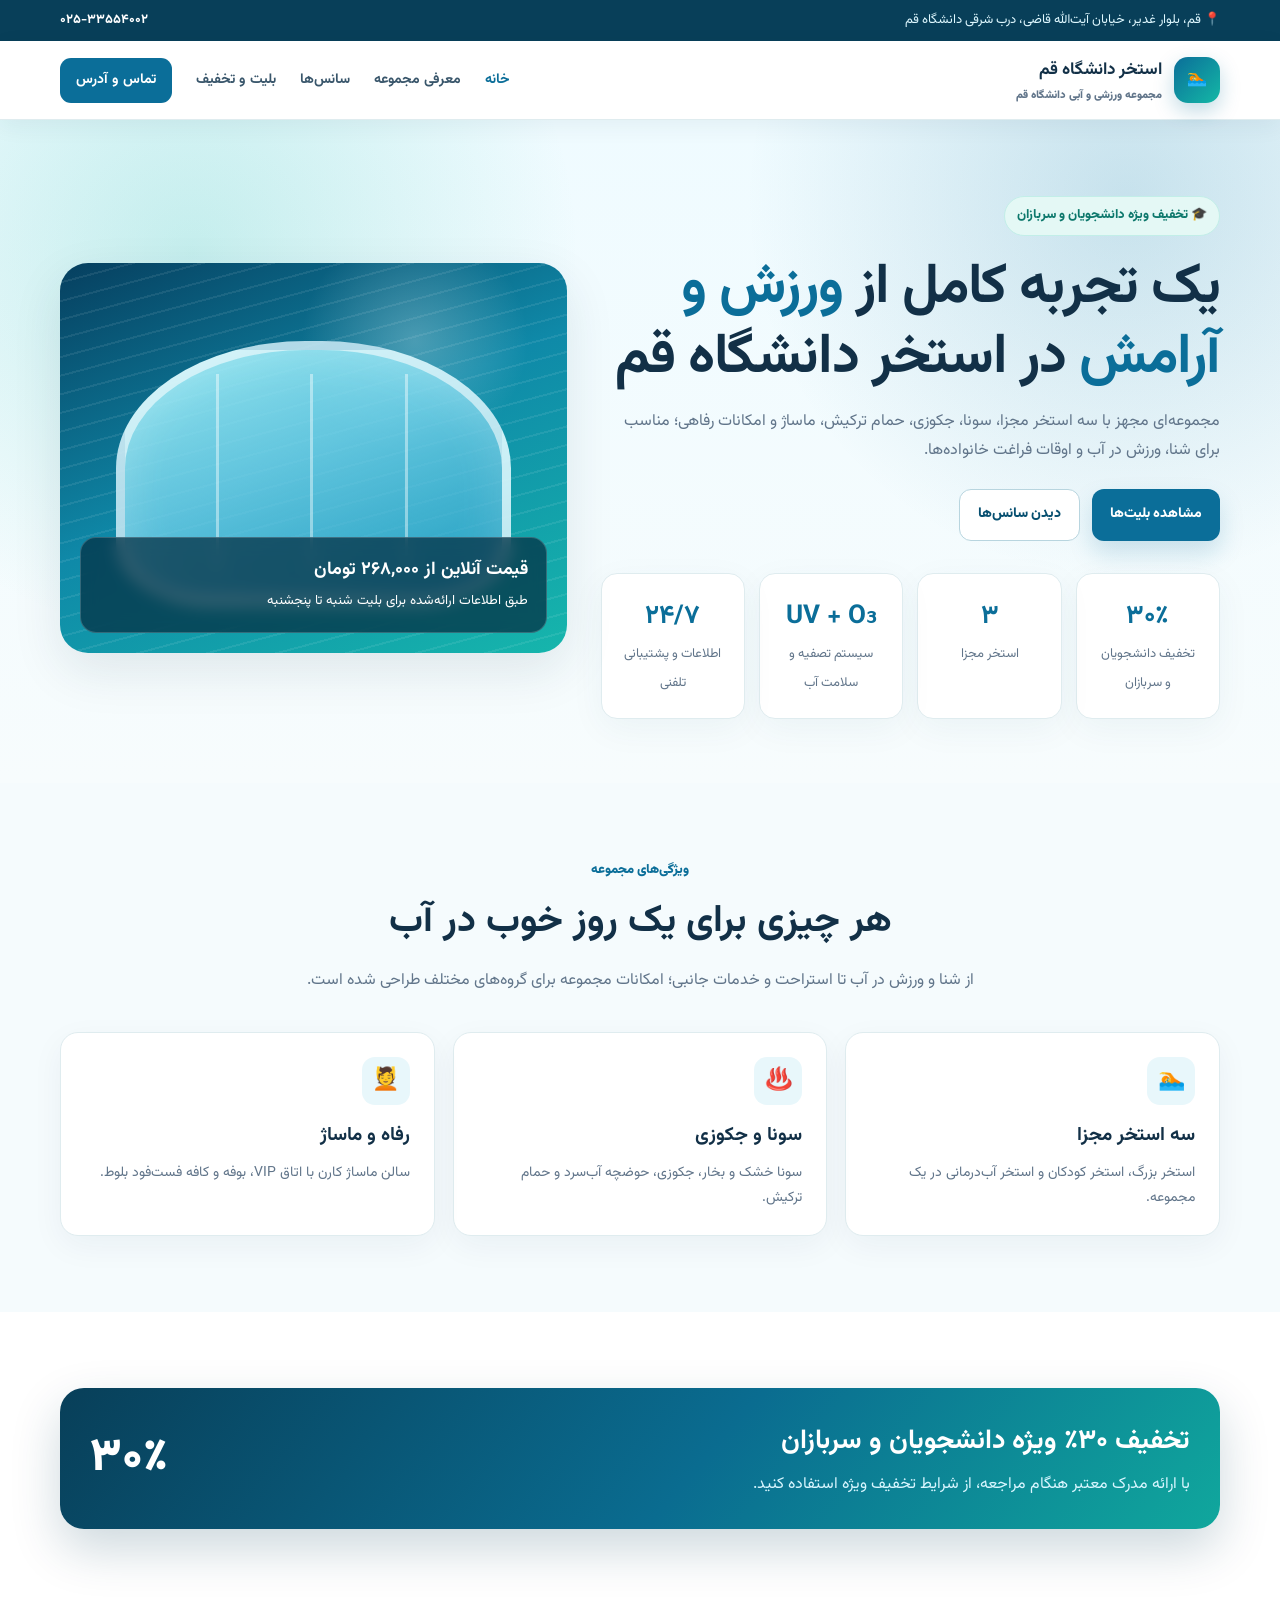
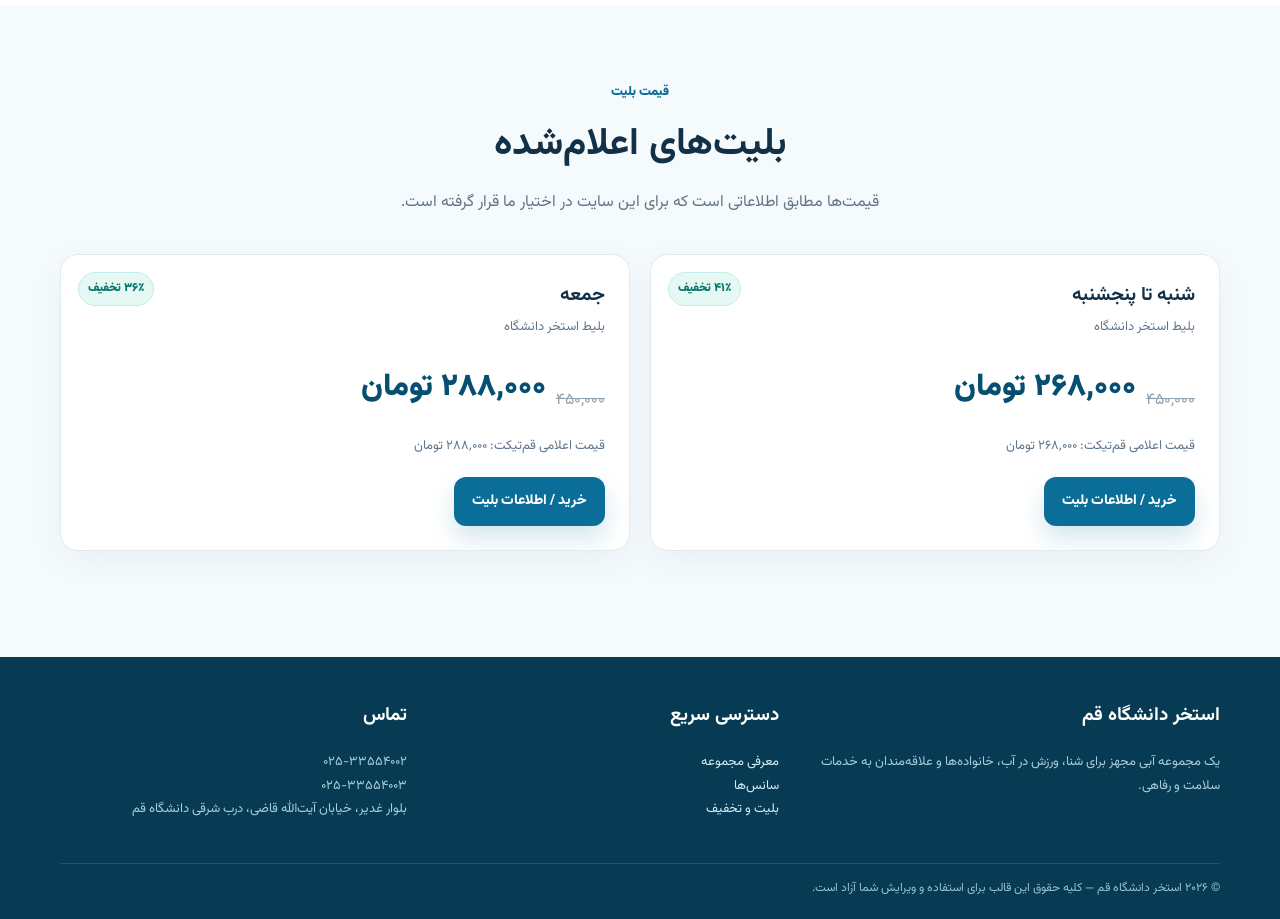
<file: index.html>
<!doctype html>
<html lang="fa" dir="rtl">
<head>
  <meta charset="utf-8"><meta name="viewport" content="width=device-width,initial-scale=1">
  <title>استخر دانشگاه قم | مجموعه ورزشی دانشگاه قم</title>
  <meta name="description" content="معرفی استخر دانشگاه قم، سانس‌های آقایان و بانوان، امکانات، قیمت بلیت و تخفیف ۳۰ درصدی ویژه دانشجویان و سربازان.">
  <link rel="stylesheet" href="styles.css">
</head>
<body>
<div class="topbar"><div class="container topbar-inner"><span>📍 قم، بلوار غدیر، خیابان آیت‌الله قاضی، درب شرقی دانشگاه قم</span><a href="tel:02533554002">۰۲۵-۳۳۵۵۴۰۰۲</a></div></div>
<header class="site-header"><div class="container navbar">
  <a class="brand" href="index.html"><div class="brand-mark">🏊</div><div class="brand-text"><strong>استخر دانشگاه قم</strong><span>مجموعه ورزشی و آبی دانشگاه قم</span></div></a>
  <button class="menu-btn" aria-label="باز کردن منو" aria-expanded="false">☰</button>
  <nav class="nav-links"><a data-page="index.html" href="index.html">خانه</a><a data-page="about.html" href="about.html">معرفی مجموعه</a><a data-page="schedule.html" href="schedule.html">سانس‌ها</a><a data-page="tickets.html" href="tickets.html">بلیت و تخفیف</a><a data-page="contact.html" href="contact.html" class="nav-cta">تماس و آدرس</a></nav>
</div></header>

<main>
<section class="hero"><div class="container hero-grid">
  <div>
    <span class="badge">🎓 تخفیف ویژه دانشجویان و سربازان</span>
    <h1>یک تجربه کامل از <span>ورزش و آرامش</span> در استخر دانشگاه قم</h1>
    <p>مجموعه‌ای مجهز با سه استخر مجزا، سونا، جکوزی، حمام ترکیش، ماساژ و امکانات رفاهی؛ مناسب برای شنا، ورزش در آب و اوقات فراغت خانواده‌ها.</p>
    <div class="hero-actions"><a class="btn btn-primary" href="tickets.html">مشاهده بلیت‌ها</a><a class="btn btn-outline" href="schedule.html">دیدن سانس‌ها</a></div>
    <div class="stats">
      <div class="stat"><strong>۳۰٪</strong><span>تخفیف دانشجویان و سربازان</span></div>
      <div class="stat"><strong>۳</strong><span>استخر مجزا</span></div>
      <div class="stat"><strong>UV + O₃</strong><span>سیستم تصفیه و سلامت آب</span></div>
      <div class="stat"><strong>۲۴/۷</strong><span>اطلاعات و پشتیبانی تلفنی</span></div>
    </div>
  </div>
  <div class="hero-card">
    <div class="pool-shape"><div class="pool-lane one"></div><div class="pool-lane two"></div><div class="pool-lane three"></div></div>
    <div class="hero-note"><strong>قیمت آنلاین از ۲۶۸,۰۰۰ تومان</strong><br><small>طبق اطلاعات ارائه‌شده برای بلیت شنبه تا پنجشنبه</small></div>
  </div>
</div></section>

<section class="section"><div class="container">
  <div class="section-head reveal"><div class="eyebrow">ویژگی‌های مجموعه</div><h2>هر چیزی برای یک روز خوب در آب</h2><p>از شنا و ورزش در آب تا استراحت و خدمات جانبی؛ امکانات مجموعه برای گروه‌های مختلف طراحی شده است.</p></div>
  <div class="feature-grid">
    <article class="card reveal"><div class="icon">🏊</div><h3>سه استخر مجزا</h3><p>استخر بزرگ، استخر کودکان و استخر آب‌درمانی در یک مجموعه.</p></article>
    <article class="card reveal"><div class="icon">♨️</div><h3>سونا و جکوزی</h3><p>سونا خشک و بخار، جکوزی، حوضچه آب‌سرد و حمام ترکیش.</p></article>
    <article class="card reveal"><div class="icon">💆</div><h3>رفاه و ماساژ</h3><p>سالن ماساژ کارن با اتاق VIP، بوفه و کافه فست‌فود بلوط.</p></article>
  </div>
</div></section>

<section class="section alt"><div class="container">
  <div class="offer-banner reveal"><div><h3>تخفیف ۳۰٪ ویژه دانشجویان و سربازان</h3><p>با ارائه مدرک معتبر هنگام مراجعه، از شرایط تخفیف ویژه استفاده کنید.</p></div><div class="discount">۳۰٪</div></div>
</div></section>

<section class="section"><div class="container">
  <div class="section-head reveal"><div class="eyebrow">قیمت بلیت</div><h2>بلیت‌های اعلام‌شده</h2><p>قیمت‌ها مطابق اطلاعاتی است که برای این سایت در اختیار ما قرار گرفته است.</p></div>
  <div class="price-grid">
    <article class="card price-card reveal"><span class="ribbon">۴۱٪ تخفیف</span><h3>شنبه تا پنجشنبه</h3><div class="sub">بلیط استخر دانشگاه</div><div class="price-row"><span class="old-price">۴۵۰,۰۰۰</span><span class="new-price">۲۶۸,۰۰۰ تومان</span></div><div class="price-note">قیمت اعلامی قم‌تیکت: ۲۶۸,۰۰۰ تومان</div><a class="btn btn-primary" href="tickets.html">خرید / اطلاعات بلیت</a></article>
    <article class="card price-card reveal"><span class="ribbon">۳۶٪ تخفیف</span><h3>جمعه</h3><div class="sub">بلیط استخر دانشگاه</div><div class="price-row"><span class="old-price">۴۵۰,۰۰۰</span><span class="new-price">۲۸۸,۰۰۰ تومان</span></div><div class="price-note">قیمت اعلامی قم‌تیکت: ۲۸۸,۰۰۰ تومان</div><a class="btn btn-primary" href="tickets.html">خرید / اطلاعات بلیت</a></article>
  </div>
</div></section>
</main>
<footer class="footer"><div class="container"><div class="footer-grid"><div><h3>استخر دانشگاه قم</h3><p>یک مجموعه آبی مجهز برای شنا، ورزش در آب، خانواده‌ها و علاقه‌مندان به خدمات سلامت و رفاهی.</p></div><div><h3>دسترسی سریع</h3><p><a href="about.html">معرفی مجموعه</a><br><a href="schedule.html">سانس‌ها</a><br><a href="tickets.html">بلیت و تخفیف</a></p></div><div><h3>تماس</h3><p>۰۲۵-۳۳۵۵۴۰۰۲<br>۰۲۵-۳۳۵۵۴۰۰۳<br>بلوار غدیر، خیابان آیت‌الله قاضی، درب شرقی دانشگاه قم</p></div></div><div class="copyright">© ۲۰۲۶ استخر دانشگاه قم — کلیه حقوق این قالب برای استفاده و ویرایش شما آزاد است.</div></div></footer>
<script src="script.js"></script>
</body></html>
</file>
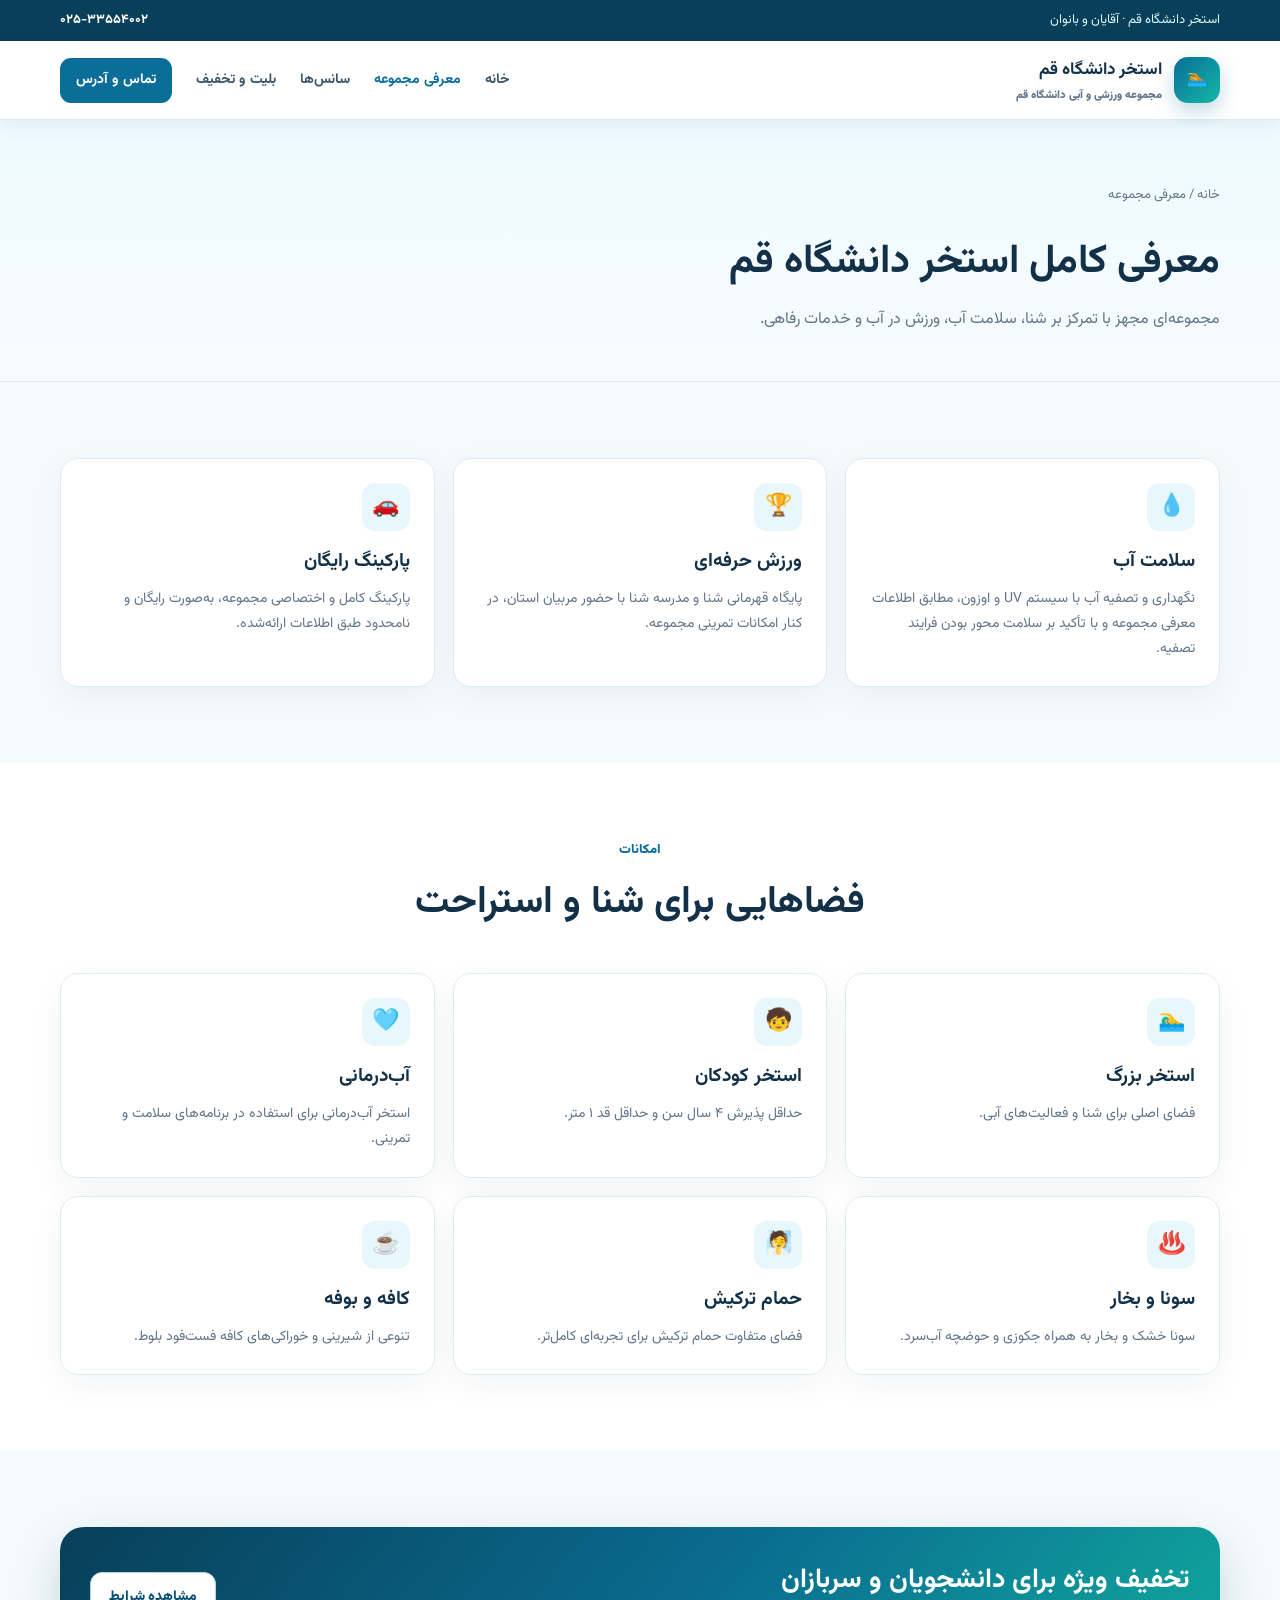
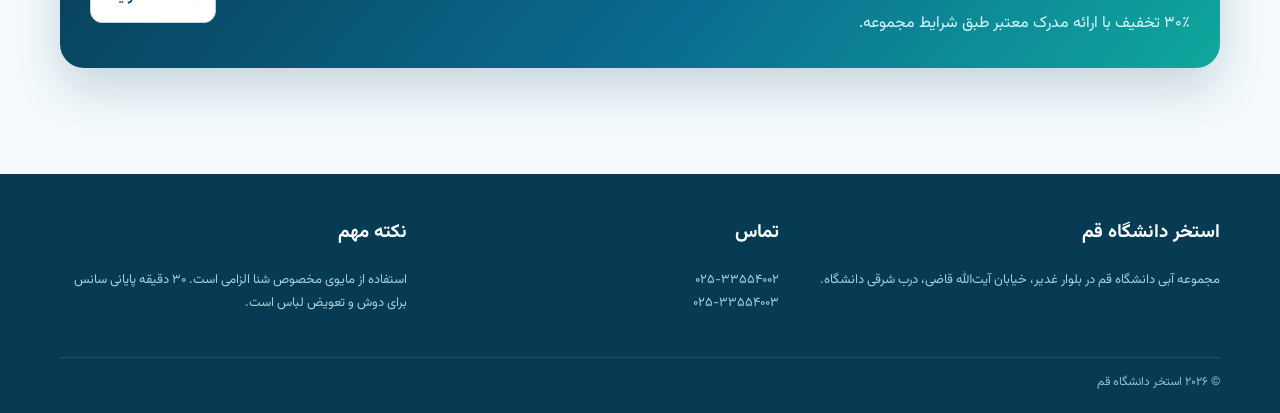
<file: about.html>
<!doctype html><html lang="fa" dir="rtl"><head><meta charset="utf-8"><meta name="viewport" content="width=device-width,initial-scale=1"><title>معرفی استخر دانشگاه قم</title><link rel="stylesheet" href="styles.css"></head><body>
<div class="topbar"><div class="container topbar-inner"><span>استخر دانشگاه قم · آقایان و بانوان</span><a href="tel:02533554002">۰۲۵-۳۳۵۵۴۰۰۲</a></div></div>
<header class="site-header"><div class="container navbar"><a class="brand" href="index.html"><div class="brand-mark">🏊</div><div class="brand-text"><strong>استخر دانشگاه قم</strong><span>مجموعه ورزشی و آبی دانشگاه قم</span></div></a><button class="menu-btn" aria-label="باز کردن منو" aria-expanded="false">☰</button><nav class="nav-links"><a data-page="index.html" href="index.html">خانه</a><a data-page="about.html" href="about.html">معرفی مجموعه</a><a data-page="schedule.html" href="schedule.html">سانس‌ها</a><a data-page="tickets.html" href="tickets.html">بلیت و تخفیف</a><a data-page="contact.html" href="contact.html" class="nav-cta">تماس و آدرس</a></nav></div></header>
<section class="page-hero"><div class="container"><div class="breadcrumb">خانه / معرفی مجموعه</div><h1>معرفی کامل استخر دانشگاه قم</h1><p>مجموعه‌ای مجهز با تمرکز بر شنا، سلامت آب، ورزش در آب و خدمات رفاهی.</p></div></section>
<main>
<section class="section"><div class="container"><div class="feature-grid">
<article class="card reveal"><div class="icon">💧</div><h3>سلامت آب</h3><p>نگهداری و تصفیه آب با سیستم UV و اوزون، مطابق اطلاعات معرفی مجموعه و با تأکید بر سلامت محور بودن فرایند تصفیه.</p></article>
<article class="card reveal"><div class="icon">🏆</div><h3>ورزش حرفه‌ای</h3><p>پایگاه قهرمانی شنا و مدرسه شنا با حضور مربیان استان، در کنار امکانات تمرینی مجموعه.</p></article>
<article class="card reveal"><div class="icon">🚗</div><h3>پارکینگ رایگان</h3><p>پارکینگ کامل و اختصاصی مجموعه، به‌صورت رایگان و نامحدود طبق اطلاعات ارائه‌شده.</p></article>
</div></div></section>
<section class="section alt"><div class="container"><div class="section-head"><div class="eyebrow">امکانات</div><h2>فضاهایی برای شنا و استراحت</h2></div><div class="feature-grid">
<article class="card reveal"><div class="icon">🏊‍♂️</div><h3>استخر بزرگ</h3><p>فضای اصلی برای شنا و فعالیت‌های آبی.</p></article>
<article class="card reveal"><div class="icon">🧒</div><h3>استخر کودکان</h3><p>حداقل پذیرش ۴ سال سن و حداقل قد ۱ متر.</p></article>
<article class="card reveal"><div class="icon">🩵</div><h3>آب‌درمانی</h3><p>استخر آب‌درمانی برای استفاده در برنامه‌های سلامت و تمرینی.</p></article>
<article class="card reveal"><div class="icon">♨️</div><h3>سونا و بخار</h3><p>سونا خشک و بخار به همراه جکوزی و حوضچه آب‌سرد.</p></article>
<article class="card reveal"><div class="icon">🧖</div><h3>حمام ترکیش</h3><p>فضای متفاوت حمام ترکیش برای تجربه‌ای کامل‌تر.</p></article>
<article class="card reveal"><div class="icon">☕</div><h3>کافه و بوفه</h3><p>تنوعی از شیرینی و خوراکی‌های کافه فست‌فود بلوط.</p></article>
</div></div></section>
<section class="section"><div class="container"><div class="offer-banner reveal"><div><h3>تخفیف ویژه برای دانشجویان و سربازان</h3><p>۳۰٪ تخفیف با ارائه مدرک معتبر طبق شرایط مجموعه.</p></div><a class="btn btn-outline" href="tickets.html">مشاهده شرایط</a></div></div></section>
</main>
<footer class="footer"><div class="container"><div class="footer-grid"><div><h3>استخر دانشگاه قم</h3><p>مجموعه آبی دانشگاه قم در بلوار غدیر، خیابان آیت‌الله قاضی، درب شرقی دانشگاه.</p></div><div><h3>تماس</h3><p>۰۲۵-۳۳۵۵۴۰۰۲<br>۰۲۵-۳۳۵۵۴۰۰۳</p></div><div><h3>نکته مهم</h3><p>استفاده از مایوی مخصوص شنا الزامی است. ۳۰ دقیقه پایانی سانس برای دوش و تعویض لباس است.</p></div></div><div class="copyright">© ۲۰۲۶ استخر دانشگاه قم</div></div></footer><script src="script.js"></script></body></html>
</file>
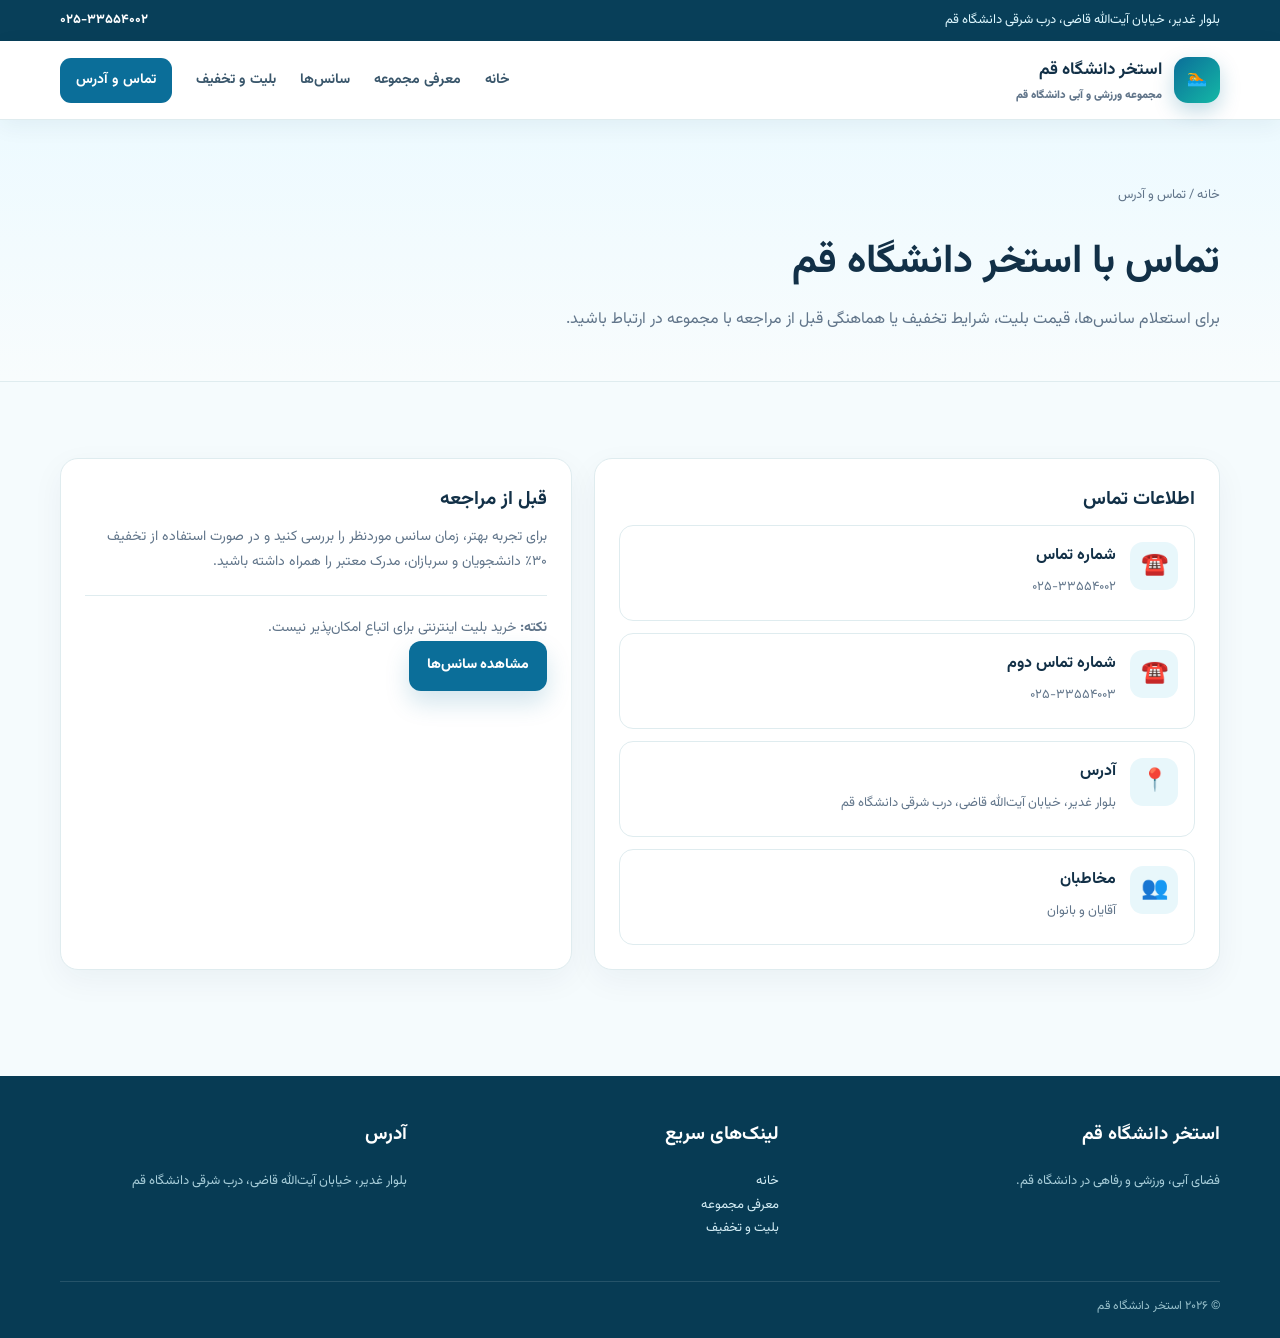
<file: contact.html>
<!doctype html><html lang="fa" dir="rtl"><head><meta charset="utf-8"><meta name="viewport" content="width=device-width,initial-scale=1"><title>تماس و آدرس استخر دانشگاه قم</title><link rel="stylesheet" href="styles.css"></head><body>
<div class="topbar"><div class="container topbar-inner"><span>بلوار غدیر، خیابان آیت‌الله قاضی، درب شرقی دانشگاه قم</span><a href="tel:02533554002">۰۲۵-۳۳۵۵۴۰۰۲</a></div></div>
<header class="site-header"><div class="container navbar"><a class="brand" href="index.html"><div class="brand-mark">🏊</div><div class="brand-text"><strong>استخر دانشگاه قم</strong><span>مجموعه ورزشی و آبی دانشگاه قم</span></div></a><button class="menu-btn" aria-label="باز کردن منو" aria-expanded="false">☰</button><nav class="nav-links"><a data-page="index.html" href="index.html">خانه</a><a data-page="about.html" href="about.html">معرفی مجموعه</a><a data-page="schedule.html" href="schedule.html">سانس‌ها</a><a data-page="tickets.html" href="tickets.html">بلیت و تخفیف</a><a data-page="contact.html" href="contact.html" class="nav-cta">تماس و آدرس</a></nav></div></header>
<section class="page-hero"><div class="container"><div class="breadcrumb">خانه / تماس و آدرس</div><h1>تماس با استخر دانشگاه قم</h1><p>برای استعلام سانس‌ها، قیمت بلیت، شرایط تخفیف یا هماهنگی قبل از مراجعه با مجموعه در ارتباط باشید.</p></div></section>
<main><section class="section"><div class="container contact-grid">
<div class="card reveal"><h3>اطلاعات تماس</h3><div class="contact-list">
<a class="contact-item" href="tel:02533554002"><div class="icon">☎️</div><div><b>شماره تماس</b><span>۰۲۵-۳۳۵۵۴۰۰۲</span></div></a>
<a class="contact-item" href="tel:02533554003"><div class="icon">☎️</div><div><b>شماره تماس دوم</b><span>۰۲۵-۳۳۵۵۴۰۰۳</span></div></a>
<div class="contact-item"><div class="icon">📍</div><div><b>آدرس</b><span>بلوار غدیر، خیابان آیت‌الله قاضی، درب شرقی دانشگاه قم</span></div></div>
<div class="contact-item"><div class="icon">👥</div><div><b>مخاطبان</b><span>آقایان و بانوان</span></div></div>
</div></div>
<div class="card reveal"><h3>قبل از مراجعه</h3><p>برای تجربه بهتر، زمان سانس موردنظر را بررسی کنید و در صورت استفاده از تخفیف ۳۰٪ دانشجویان و سربازان، مدرک معتبر را همراه داشته باشید.</p><hr style="border:0;border-top:1px solid var(--line);margin:20px 0"><p><strong>نکته:</strong> خرید بلیت اینترنتی برای اتباع امکان‌پذیر نیست.</p><a class="btn btn-primary" href="schedule.html">مشاهده سانس‌ها</a></div>
</div></section></main>
<footer class="footer"><div class="container"><div class="footer-grid"><div><h3>استخر دانشگاه قم</h3><p>فضای آبی، ورزشی و رفاهی در دانشگاه قم.</p></div><div><h3>لینک‌های سریع</h3><p><a href="index.html">خانه</a><br><a href="about.html">معرفی مجموعه</a><br><a href="tickets.html">بلیت و تخفیف</a></p></div><div><h3>آدرس</h3><p>بلوار غدیر، خیابان آیت‌الله قاضی، درب شرقی دانشگاه قم</p></div></div><div class="copyright">© ۲۰۲۶ استخر دانشگاه قم</div></div></footer><script src="script.js"></script></body></html>
</file>
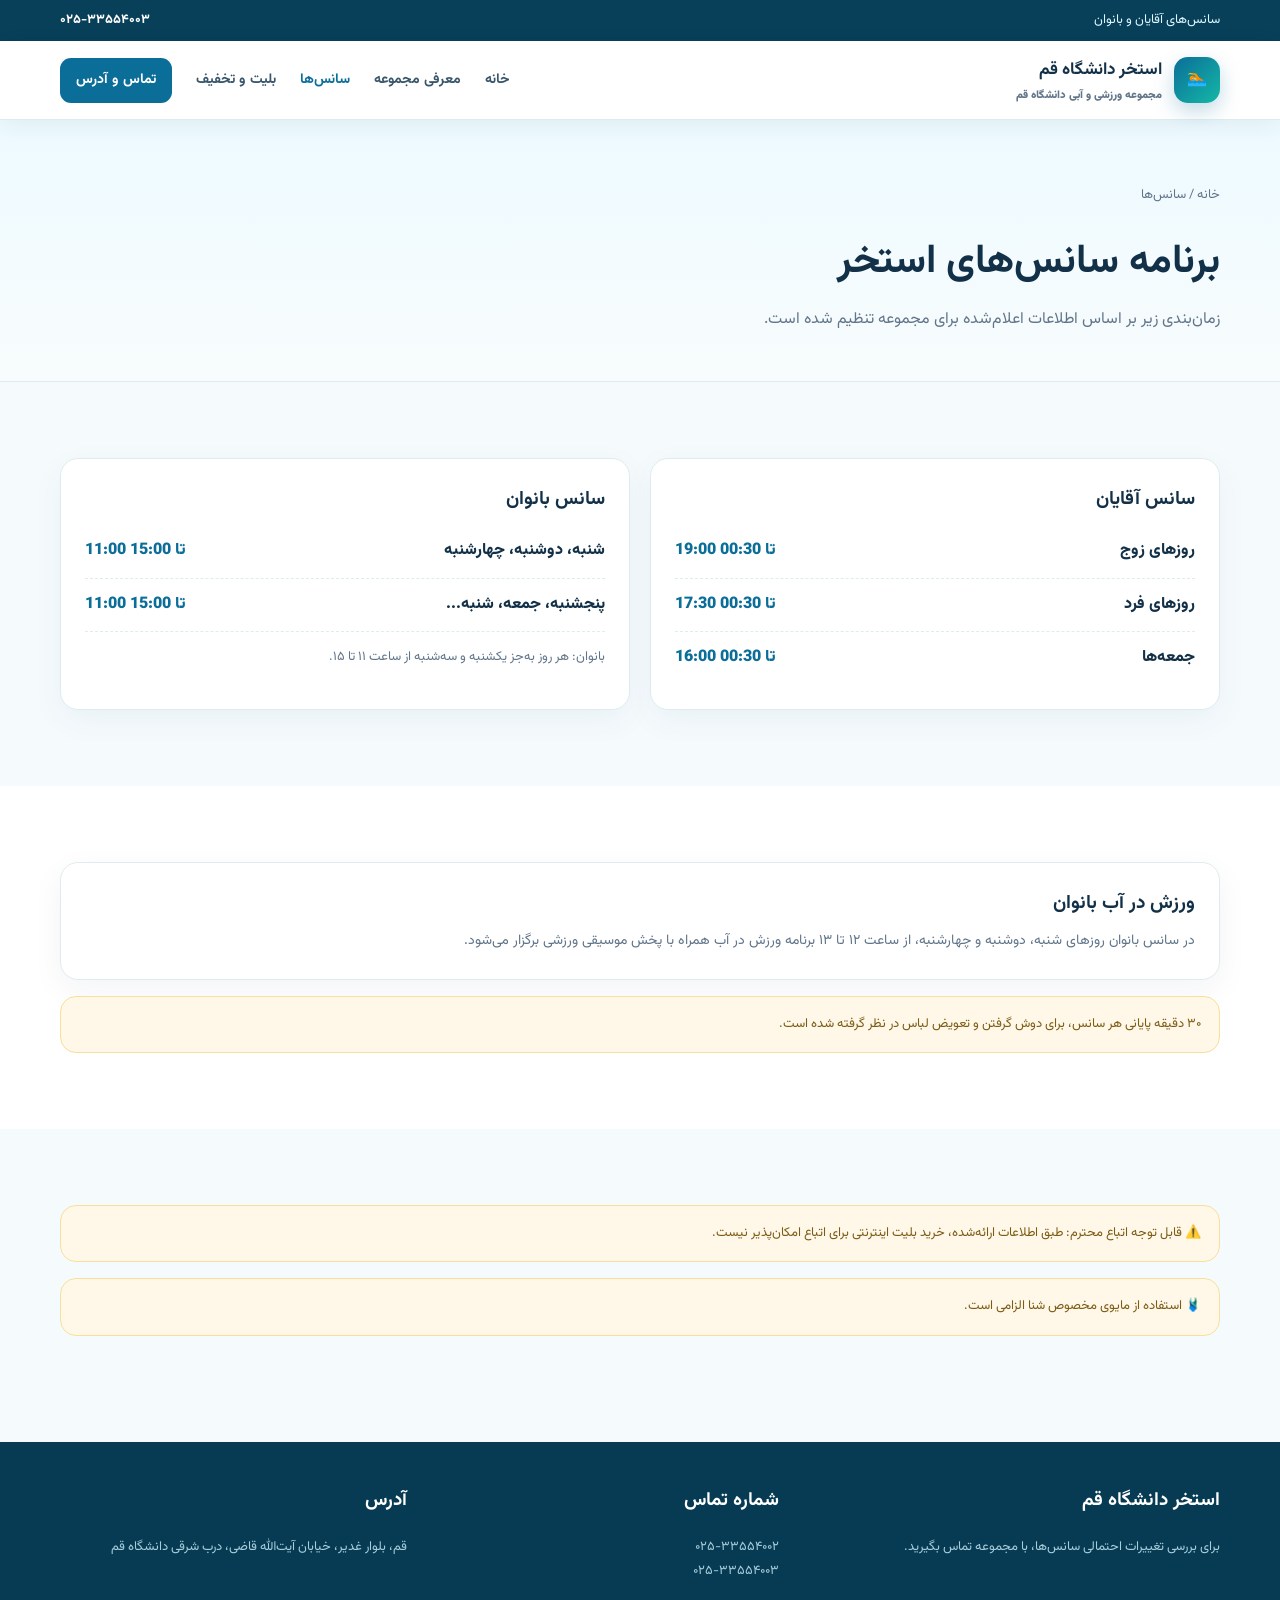
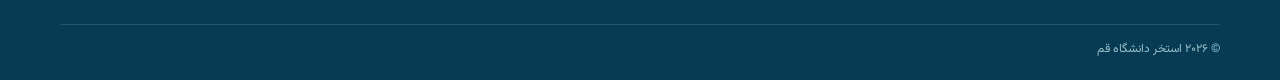
<file: schedule.html>
<!doctype html><html lang="fa" dir="rtl"><head><meta charset="utf-8"><meta name="viewport" content="width=device-width,initial-scale=1"><title>سانس‌های استخر دانشگاه قم</title><link rel="stylesheet" href="styles.css"></head><body>
<div class="topbar"><div class="container topbar-inner"><span>سانس‌های آقایان و بانوان</span><a href="tel:02533554003">۰۲۵-۳۳۵۵۴۰۰۳</a></div></div>
<header class="site-header"><div class="container navbar"><a class="brand" href="index.html"><div class="brand-mark">🏊</div><div class="brand-text"><strong>استخر دانشگاه قم</strong><span>مجموعه ورزشی و آبی دانشگاه قم</span></div></a><button class="menu-btn" aria-label="باز کردن منو" aria-expanded="false">☰</button><nav class="nav-links"><a data-page="index.html" href="index.html">خانه</a><a data-page="about.html" href="about.html">معرفی مجموعه</a><a data-page="schedule.html" href="schedule.html">سانس‌ها</a><a data-page="tickets.html" href="tickets.html">بلیت و تخفیف</a><a data-page="contact.html" href="contact.html" class="nav-cta">تماس و آدرس</a></nav></div></header>
<section class="page-hero"><div class="container"><div class="breadcrumb">خانه / سانس‌ها</div><h1>برنامه سانس‌های استخر</h1><p>زمان‌بندی زیر بر اساس اطلاعات اعلام‌شده برای مجموعه تنظیم شده است.</p></div></section>
<main>
<section class="section"><div class="container"><div class="schedule-grid">
<article class="card schedule-card reveal"><h3>سانس آقایان</h3><div class="session"><span class="day">روزهای زوج</span><span class="time">19:00 تا 00:30</span></div><div class="session"><span class="day">روزهای فرد</span><span class="time">17:30 تا 00:30</span></div><div class="session"><span class="day">جمعه‌ها</span><span class="time">16:00 تا 00:30</span></div></article>
<article class="card schedule-card reveal"><h3>سانس بانوان</h3><div class="session"><span class="day">شنبه، دوشنبه، چهارشنبه</span><span class="time">11:00 تا 15:00</span></div><div class="session"><span class="day">پنجشنبه، جمعه، شنبه...</span><span class="time">11:00 تا 15:00</span></div><p style="color:var(--muted);font-size:13px;margin:14px 0 0">بانوان: هر روز به‌جز یکشنبه و سه‌شنبه از ساعت ۱۱ تا ۱۵.</p></article>
</div></div></section>
<section class="section alt"><div class="container"><div class="card reveal"><h3>ورزش در آب بانوان</h3><p>در سانس بانوان روزهای شنبه، دوشنبه و چهارشنبه، از ساعت ۱۲ تا ۱۳ برنامه ورزش در آب همراه با پخش موسیقی ورزشی برگزار می‌شود.</p></div><div style="height:16px"></div><div class="notice reveal">۳۰ دقیقه پایانی هر سانس، برای دوش گرفتن و تعویض لباس در نظر گرفته شده است.</div></div></section>
<section class="section"><div class="container"><div class="notice reveal">⚠️ قابل توجه اتباع محترم: طبق اطلاعات ارائه‌شده، خرید بلیت اینترنتی برای اتباع امکان‌پذیر نیست.</div><div style="height:16px"></div><div class="notice reveal">🩱 استفاده از مایوی مخصوص شنا الزامی است.</div></div></section>
</main>
<footer class="footer"><div class="container"><div class="footer-grid"><div><h3>استخر دانشگاه قم</h3><p>برای بررسی تغییرات احتمالی سانس‌ها، با مجموعه تماس بگیرید.</p></div><div><h3>شماره تماس</h3><p>۰۲۵-۳۳۵۵۴۰۰۲<br>۰۲۵-۳۳۵۵۴۰۰۳</p></div><div><h3>آدرس</h3><p>قم، بلوار غدیر، خیابان آیت‌الله قاضی، درب شرقی دانشگاه قم</p></div></div><div class="copyright">© ۲۰۲۶ استخر دانشگاه قم</div></div></footer><script src="script.js"></script></body></html>
</file>
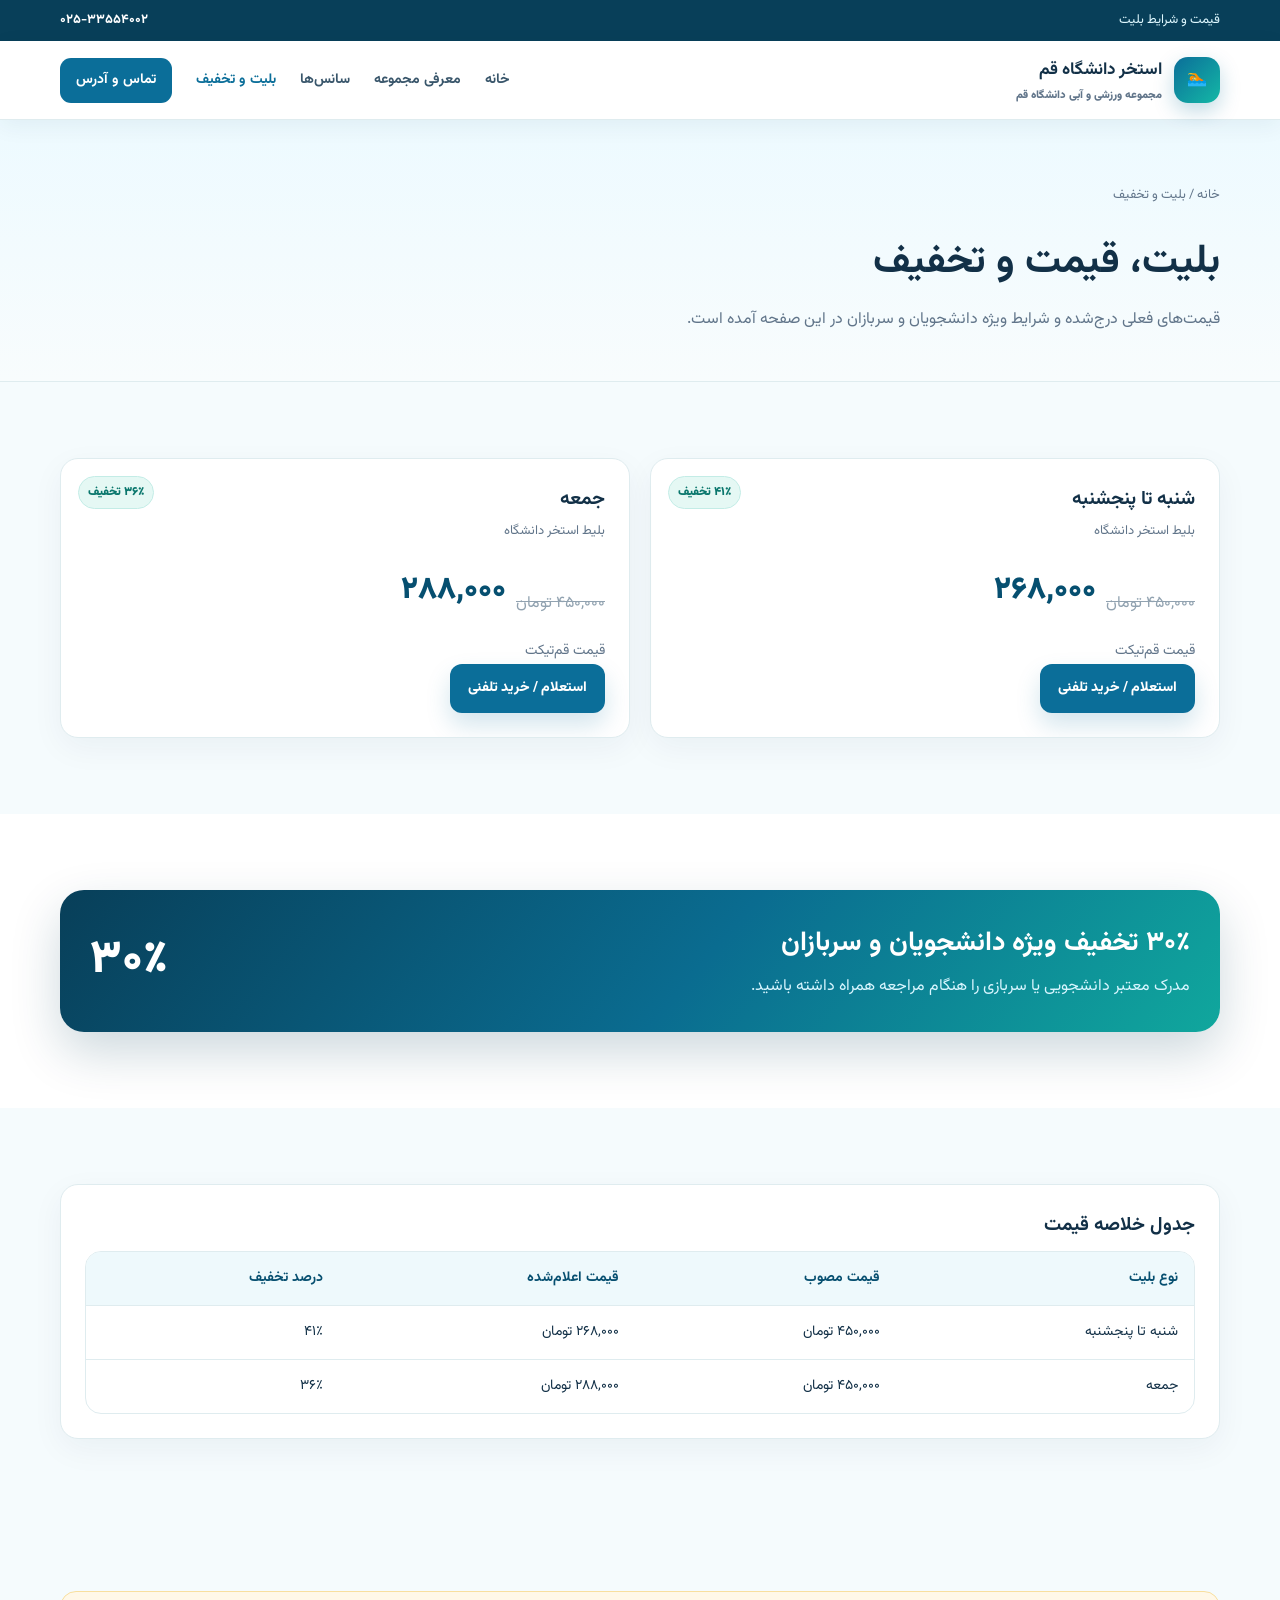
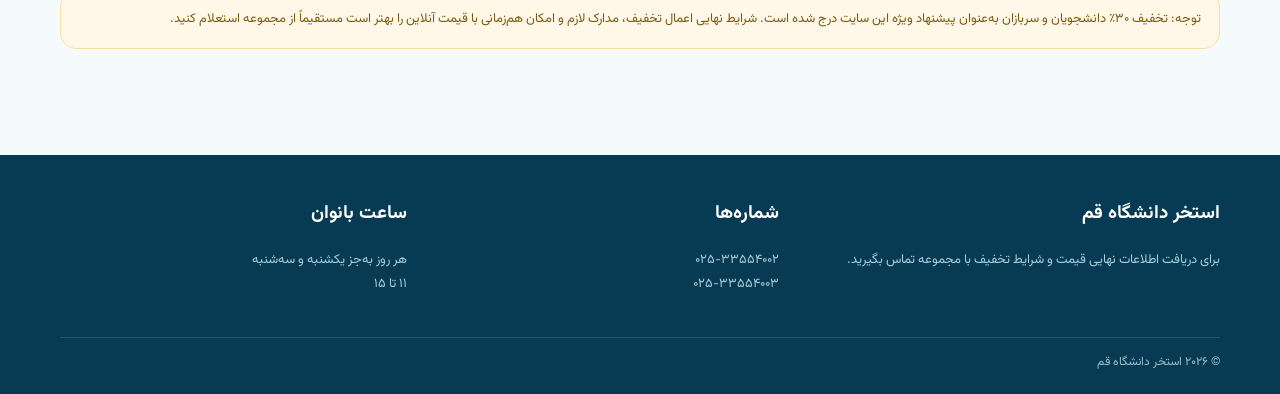
<file: tickets.html>
<!doctype html><html lang="fa" dir="rtl"><head><meta charset="utf-8"><meta name="viewport" content="width=device-width,initial-scale=1"><title>بلیت و تخفیف استخر دانشگاه قم</title><link rel="stylesheet" href="styles.css"></head><body>
<div class="topbar"><div class="container topbar-inner"><span>قیمت و شرایط بلیت</span><a href="tel:02533554002">۰۲۵-۳۳۵۵۴۰۰۲</a></div></div>
<header class="site-header"><div class="container navbar"><a class="brand" href="index.html"><div class="brand-mark">🏊</div><div class="brand-text"><strong>استخر دانشگاه قم</strong><span>مجموعه ورزشی و آبی دانشگاه قم</span></div></a><button class="menu-btn" aria-label="باز کردن منو" aria-expanded="false">☰</button><nav class="nav-links"><a data-page="index.html" href="index.html">خانه</a><a data-page="about.html" href="about.html">معرفی مجموعه</a><a data-page="schedule.html" href="schedule.html">سانس‌ها</a><a data-page="tickets.html" href="tickets.html">بلیت و تخفیف</a><a data-page="contact.html" href="contact.html" class="nav-cta">تماس و آدرس</a></nav></div></header>
<section class="page-hero"><div class="container"><div class="breadcrumb">خانه / بلیت و تخفیف</div><h1>بلیت، قیمت و تخفیف</h1><p>قیمت‌های فعلی درج‌شده و شرایط ویژه دانشجویان و سربازان در این صفحه آمده است.</p></div></section>
<main>
<section class="section"><div class="container"><div class="price-grid">
<article class="card price-card reveal"><span class="ribbon">۴۱٪ تخفیف</span><h3>شنبه تا پنجشنبه</h3><div class="sub">بلیط استخر دانشگاه</div><div class="price-row"><span class="old-price">۴۵۰,۰۰۰ تومان</span><span class="new-price">۲۶۸,۰۰۰</span></div><p class="price-note">قیمت قم‌تیکت</p><a class="btn btn-primary" href="tel:02533554002">استعلام / خرید تلفنی</a></article>
<article class="card price-card reveal"><span class="ribbon">۳۶٪ تخفیف</span><h3>جمعه</h3><div class="sub">بلیط استخر دانشگاه</div><div class="price-row"><span class="old-price">۴۵۰,۰۰۰ تومان</span><span class="new-price">۲۸۸,۰۰۰</span></div><p class="price-note">قیمت قم‌تیکت</p><a class="btn btn-primary" href="tel:02533554003">استعلام / خرید تلفنی</a></article>
</div></div></section>
<section class="section alt"><div class="container"><div class="offer-banner reveal"><div><h3>۳۰٪ تخفیف ویژه دانشجویان و سربازان</h3><p>مدرک معتبر دانشجویی یا سربازی را هنگام مراجعه همراه داشته باشید.</p></div><div class="discount">۳۰٪</div></div></div></section>
<section class="section"><div class="container"><div class="card reveal"><h3>جدول خلاصه قیمت</h3><div class="table-wrap"><table><thead><tr><th>نوع بلیت</th><th>قیمت مصوب</th><th>قیمت اعلام‌شده</th><th>درصد تخفیف</th></tr></thead><tbody><tr><td>شنبه تا پنجشنبه</td><td>۴۵۰,۰۰۰ تومان</td><td>۲۶۸,۰۰۰ تومان</td><td>۴۱٪</td></tr><tr><td>جمعه</td><td>۴۵۰,۰۰۰ تومان</td><td>۲۸۸,۰۰۰ تومان</td><td>۳۶٪</td></tr></tbody></table></div></div></div></section>
<section class="section"><div class="container"><div class="notice">توجه: تخفیف ۳۰٪ دانشجویان و سربازان به‌عنوان پیشنهاد ویژه این سایت درج شده است. شرایط نهایی اعمال تخفیف، مدارک لازم و امکان هم‌زمانی با قیمت آنلاین را بهتر است مستقیماً از مجموعه استعلام کنید.</div></div></section>
</main>
<footer class="footer"><div class="container"><div class="footer-grid"><div><h3>استخر دانشگاه قم</h3><p>برای دریافت اطلاعات نهایی قیمت و شرایط تخفیف با مجموعه تماس بگیرید.</p></div><div><h3>شماره‌ها</h3><p>۰۲۵-۳۳۵۵۴۰۰۲<br>۰۲۵-۳۳۵۵۴۰۰۳</p></div><div><h3>ساعت بانوان</h3><p>هر روز به‌جز یکشنبه و سه‌شنبه<br>۱۱ تا ۱۵</p></div></div><div class="copyright">© ۲۰۲۶ استخر دانشگاه قم</div></div></footer><script src="script.js"></script></body></html>
</file>
<file: styles.css>
@import url("https://fonts.googleapis.com/css2?family=Vazirmatn:wght@100..900&display=swap");

:root {
  --primary: #0b6e99;
  --primary-dark: #064f70;
  --accent: #14b8a6;
  --gold: #f59e0b;
  --ink: #123047;
  --muted: #61758a;
  --bg: #f5fbfd;
  --card: #ffffff;
  --line: #dfecef;
  --shadow: 0 18px 50px rgba(18, 48, 71, .10);
  --radius: 18px;
}

* { box-sizing: border-box; }
html { scroll-behavior: smooth; }
body {
  margin: 0;
  font-family: "Vazirmatn", Tahoma, "Segoe UI", Arial, sans-serif;
  background: var(--bg);
  color: var(--ink);
  line-height: 1.8;
}
a { color: inherit; text-decoration: none; }
img { max-width: 100%; display: block; }
.container { width: min(1160px, calc(100% - 32px)); margin: auto; }

.topbar { background: #083f59; color: #dff8ff; font-size: 13px; }
.topbar-inner { display:flex; align-items:center; justify-content:space-between; gap:18px; padding:9px 0; }
.topbar a { color:#fff; font-weight:700; }

.site-header { position: sticky; top: 0; z-index: 50; background: rgba(255,255,255,.97); border-bottom:1px solid var(--line); box-shadow:0 6px 22px rgba(9, 53, 71, .06); }
.navbar { min-height:78px; display:flex; align-items:center; justify-content:space-between; gap:18px; }
.brand { display:flex; align-items:center; gap:12px; font-weight:900; }
.brand-mark { width:46px; height:46px; border-radius:14px; background:linear-gradient(135deg,var(--primary),var(--accent)); display:grid; place-items:center; color:white; box-shadow:0 8px 20px rgba(11,110,153,.25); }
.brand-text strong { display:block; font-size:17px; }
.brand-text span { display:block; font-size:11px; color:var(--muted); }
.nav-links { display:flex; gap:24px; align-items:center; }
.nav-links a { color:#39566b; font-size:14px; font-weight:700; }
.nav-links a:hover, .nav-links a.active { color:var(--primary); }
.nav-cta { background:var(--primary); color:#fff !important; padding:10px 16px; border-radius:11px; }
.menu-btn { display:none; border:0; background:#eef8fb; color:var(--primary-dark); width:42px; height:42px; border-radius:10px; cursor:pointer; font-size:20px; }

.hero { padding:76px 0 64px; background:
  radial-gradient(circle at 15% 20%, rgba(20,184,166,.20), transparent 32%),
  radial-gradient(circle at 88% 12%, rgba(11,110,153,.18), transparent 30%),
  linear-gradient(180deg, #effbff 0%, #f7fcfd 100%); }
.hero-grid { display:grid; grid-template-columns: 1.1fr .9fr; gap:34px; align-items:center; }
.badge { display:inline-flex; align-items:center; gap:7px; background:#e4f8f5; color:#0d786c; border:1px solid #c2eee8; padding:7px 12px; border-radius:999px; font-size:13px; font-weight:800; }
.hero h1 { font-size:clamp(32px,5vw,56px); line-height:1.25; margin:18px 0 14px; letter-spacing:-1px; }
.hero h1 span { color:var(--primary); }
.hero p { color:var(--muted); max-width:650px; font-size:16px; margin:0 0 24px; }
.hero-actions { display:flex; flex-wrap:wrap; gap:12px; }
.btn { display:inline-flex; align-items:center; justify-content:center; gap:8px; border:0; cursor:pointer; padding:12px 18px; border-radius:12px; font-weight:800; font-size:14px; transition:.2s ease; }
.btn-primary { background:var(--primary); color:#fff; box-shadow:0 12px 25px rgba(11,110,153,.18); }
.btn-primary:hover { transform:translateY(-2px); background:var(--primary-dark); }
.btn-outline { border:1px solid #b8d5df; background:#fff; color:var(--primary-dark); }
.btn-outline:hover { border-color:var(--primary); color:var(--primary); }

.hero-card { position:relative; min-height:390px; border-radius:28px; overflow:hidden; background:linear-gradient(155deg, #063f5f, #0f89a8 48%, #16b6ac); box-shadow:var(--shadow); }
.hero-card::before { content:""; position:absolute; inset:0; background:radial-gradient(circle at 70% 20%, rgba(255,255,255,.25), transparent 24%), repeating-linear-gradient(165deg, rgba(255,255,255,.08) 0 2px, transparent 2px 18px); }
.pool-shape { position:absolute; left:11%; right:11%; top:20%; bottom:12%; border-radius:48% 48% 24% 24%; background:linear-gradient(160deg, rgba(167,247,255,.9), rgba(35,152,202,.65)); border:9px solid rgba(255,255,255,.62); box-shadow: inset 0 0 50px rgba(255,255,255,.20); }
.pool-lane { position:absolute; top:10%; bottom:10%; width:3px; background:rgba(255,255,255,.42); }
.pool-lane.one { right:25%; } .pool-lane.two { right:50%; } .pool-lane.three { right:75%; }
.hero-note { position:absolute; bottom:20px; right:20px; left:20px; background:rgba(3,45,64,.72); color:white; backdrop-filter:blur(8px); border:1px solid rgba(255,255,255,.18); padding:16px 18px; border-radius:16px; }
.hero-note strong { font-size:18px; }

.section { padding:76px 0; }
.section.alt { background:#fff; }
.section-head { text-align:center; margin-bottom:36px; }
.section-head .eyebrow { color:var(--primary); font-weight:900; font-size:13px; }
.section-head h2 { margin:6px 0 10px; font-size:clamp(27px,3vw,38px); }
.section-head p { margin:0 auto; max-width:720px; color:var(--muted); }

.stats { display:grid; grid-template-columns:repeat(4,1fr); gap:14px; margin-top:32px; }
.stat { background:#fff; border:1px solid var(--line); border-radius:16px; padding:20px; text-align:center; box-shadow:0 10px 35px rgba(10, 72, 92,.05); }
.stat strong { display:block; font-size:26px; color:var(--primary); }
.stat span { color:var(--muted); font-size:13px; }

.feature-grid { display:grid; grid-template-columns:repeat(3,1fr); gap:18px; }
.card { background:var(--card); border:1px solid var(--line); border-radius:var(--radius); padding:24px; box-shadow:0 10px 32px rgba(18,48,71,.05); }
.icon { width:48px; height:48px; display:grid; place-items:center; background:#e8f7fb; border-radius:13px; color:var(--primary); font-size:22px; margin-bottom:14px; }
.card h3 { margin:0 0 8px; font-size:19px; }
.card p { margin:0; color:var(--muted); font-size:14px; }

.offer-banner { background:linear-gradient(130deg,#083f59,#0a6c90 55%,#10a79d); color:#fff; border-radius:24px; padding:30px; display:flex; align-items:center; justify-content:space-between; gap:20px; box-shadow:0 20px 50px rgba(5,61,85,.20); }
.offer-banner h3 { margin:0 0 4px; font-size:27px; }
.offer-banner p { margin:0; color:#d8f6ff; }
.discount { font-size:46px; line-height:1; font-weight:900; color:#fff; white-space:nowrap; }

.price-grid { display:grid; grid-template-columns:repeat(2,1fr); gap:20px; }
.price-card { position:relative; overflow:hidden; }
.ribbon { position:absolute; top:17px; left:17px; background:#e5f8f4; color:#0a776d; border:1px solid #c3ece6; padding:5px 9px; border-radius:999px; font-size:12px; font-weight:900; }
.price-card h3 { padding-left:85px; margin-bottom:3px; }
.price-card .sub { color:var(--muted); font-size:13px; }
.price-row { display:flex; align-items:flex-end; gap:10px; margin:20px 0; }
.old-price { color:#91a2b0; text-decoration:line-through; }
.new-price { font-size:31px; font-weight:900; color:var(--primary-dark); }
.price-note { margin-bottom:18px; color:var(--muted); font-size:13px; }

.schedule-grid { display:grid; grid-template-columns:1fr 1fr; gap:20px; }
.schedule-card h3 { margin-top:0; }
.session { display:flex; align-items:center; justify-content:space-between; gap:10px; padding:12px 0; border-bottom:1px dashed var(--line); }
.session:last-child { border-bottom:0; }
.session .day { font-weight:800; }
.session .time { color:var(--primary); font-weight:900; direction:ltr; }

.notice { background:#fff8e8; border:1px solid #f8df9e; color:#7c5b15; border-radius:16px; padding:16px 18px; font-size:13px; }

.table-wrap { overflow:auto; border:1px solid var(--line); border-radius:16px; background:#fff; }
table { width:100%; border-collapse:collapse; min-width:620px; }
th, td { padding:14px 16px; border-bottom:1px solid var(--line); text-align:right; font-size:14px; }
th { background:#eef9fc; color:var(--primary-dark); }
tr:last-child td { border-bottom:0; }

.breadcrumb { padding:18px 0; color:var(--muted); font-size:13px; }
.page-hero { padding:46px 0; background:linear-gradient(180deg,#edfaff,#f8fcfd); border-bottom:1px solid var(--line); }
.page-hero h1 { margin:0 0 8px; font-size:40px; }
.page-hero p { margin:0; color:var(--muted); max-width:760px; }

.contact-grid { display:grid; grid-template-columns:1.1fr .9fr; gap:22px; }
.contact-list { display:grid; gap:12px; }
.contact-item { display:flex; align-items:flex-start; gap:14px; padding:16px; border:1px solid var(--line); border-radius:14px; background:#fff; }
.contact-item b { display:block; margin-bottom:2px; }
.contact-item span { color:var(--muted); font-size:13px; }

.footer { margin-top:30px; background:#073b54; color:#d5eef6; padding:42px 0 20px; }
.footer-grid { display:grid; grid-template-columns:1.2fr 1fr 1fr; gap:25px; }
.footer h3 { color:#fff; margin-top:0; }
.footer a { color:#d5eef6; }
.footer p { color:#a8ceda; font-size:13px; }
.copyright { border-top:1px solid rgba(255,255,255,.12); margin-top:28px; padding-top:14px; font-size:12px; color:#98c0cb; }

.reveal { opacity:0; transform:translateY(18px); transition:.6s ease; }
.reveal.show { opacity:1; transform:none; }

@media (max-width: 880px) {
  .nav-links { position:absolute; right:16px; left:16px; top:84px; background:#fff; border:1px solid var(--line); border-radius:16px; padding:10px; box-shadow:var(--shadow); flex-direction:column; align-items:stretch; display:none; }
  .nav-links.open { display:flex; }
  .nav-links a { padding:10px 12px; }
  .menu-btn { display:block; }
  .hero-grid, .contact-grid, .schedule-grid { grid-template-columns:1fr; }
  .stats { grid-template-columns:repeat(2,1fr); }
  .feature-grid, .price-grid { grid-template-columns:1fr; }
  .offer-banner { flex-direction:column; align-items:flex-start; }
}

@media (max-width: 560px) {
  .container { width:min(100% - 22px,1160px); }
  .topbar-inner { justify-content:center; text-align:center; }
  .topbar-inner span { display:none; }
  .navbar { min-height:72px; }
  .hero { padding:48px 0; }
  .hero-card { min-height:280px; }
  .stats { grid-template-columns:1fr 1fr; gap:10px; }
  .stat strong { font-size:22px; }
  .section { padding:54px 0; }
  .page-hero h1 { font-size:31px; }
  .discount { font-size:37px; }
  .footer-grid { grid-template-columns:1fr; }
}
</file>
